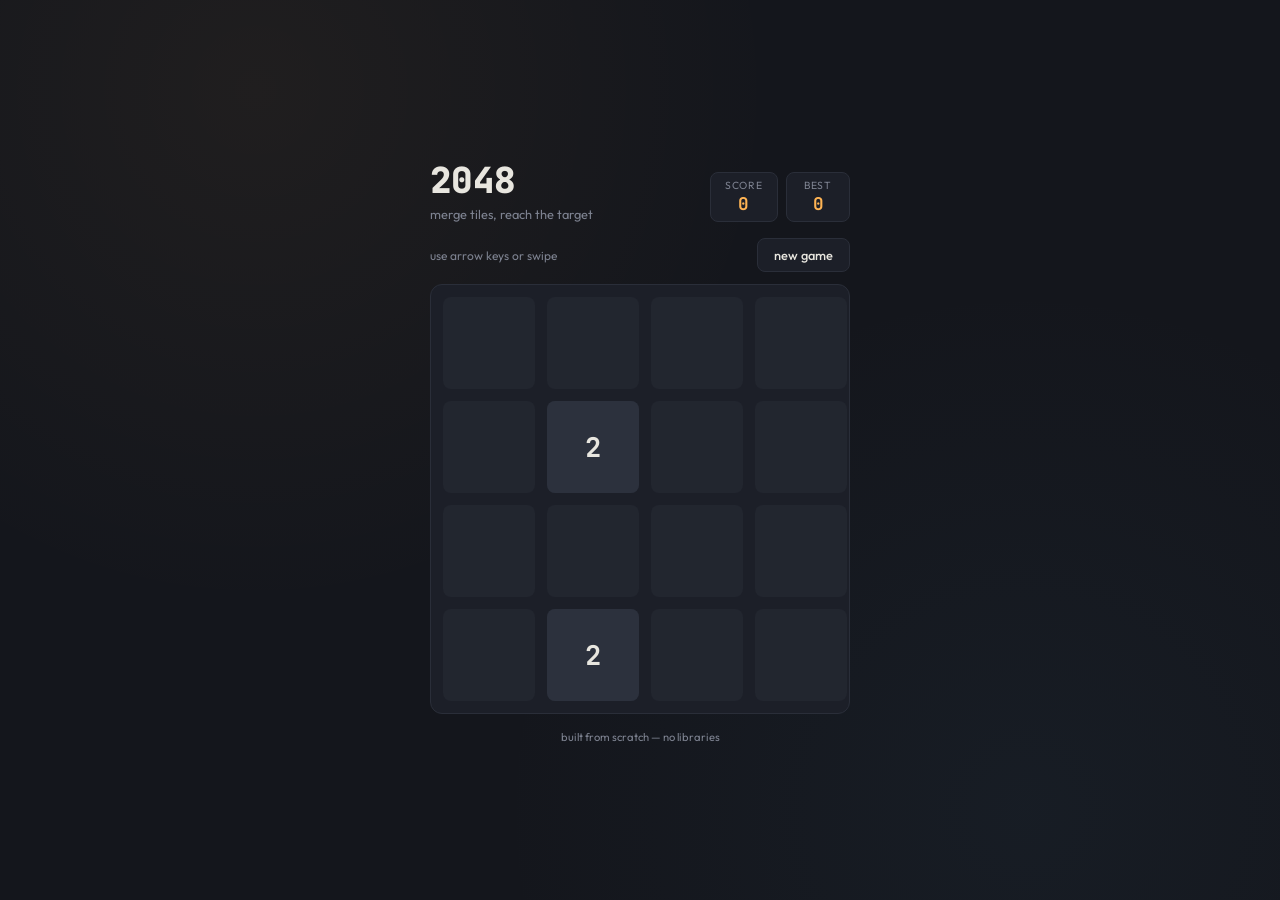
<file: index.html>
<!DOCTYPE html>
<html lang="en">
<head>
  <meta charset="UTF-8" />
  <meta name="viewport" content="width=device-width, initial-scale=1.0" />
  <title>2048</title>
  <link rel="preconnect" href="https://fonts.googleapis.com">
  <link href="https://fonts.googleapis.com/css2?family=JetBrains+Mono:wght@400;600;800&family=Outfit:wght@400;500;700&display=swap" rel="stylesheet">
  <link rel="stylesheet" href="style.css" />
</head>
<body>
  <div class="app">
    <header class="hud">
      <div class="title-block">
        <h1>2048</h1>
        <p class="subtitle">merge tiles, reach the target</p>
      </div>
      <div class="stat-block">
        <div class="stat">
          <span class="stat-label">score</span>
          <span class="stat-value" id="score">0</span>
        </div>
        <div class="stat">
          <span class="stat-label">best</span>
          <span class="stat-value" id="best">0</span>
        </div>
      </div>
    </header>

    <div class="controls-row">
      <p class="hint">use arrow keys or swipe</p>
      <button class="new-game-btn" id="newGameBtn">new game</button>
    </div>

    <div class="board-wrap">
      <div class="grid-bg" id="gridBg"></div>
      <div class="tiles-layer" id="tilesLayer"></div>

      <div class="overlay" id="overlay" hidden>
        <div class="overlay-content">
          <p class="overlay-message" id="overlayMessage">game over</p>
          <button class="new-game-btn" id="overlayBtn">try again</button>
        </div>
      </div>
    </div>

    <footer class="foot-note">
      <p>built from scratch — no libraries</p>
    </footer>
  </div>

  <script src="script.js"></script>
</body>
</html>
</file>
<file: style.css>
:root {
    --bg: #14161c;
    --panel: #1c1f28;
    --panel-border: #2a2e39;
    --cell-empty: #22262f;
    --text-primary: #e8e6df;
    --text-muted: #7d8290;
    --accent: #ffb454;
  
    --tile-2: #2c313d;
    --tile-4: #333a4b;
    --tile-8: #3d6b8a;
    --tile-16: #3e8f95;
    --tile-32: #4bab8c;
    --tile-64: #7fb356;
    --tile-128: #c9a227;
    --tile-256: #d98f2b;
    --tile-512: #dd6f2b;
    --tile-1024: #d94f2b;
    --tile-2048: #e63946;
  
    --font-display: 'JetBrains Mono', monospace;
    --font-ui: 'Outfit', sans-serif;
  
    --gap: 12px;
    --cell-size: 92px;
  }
  
  * { box-sizing: border-box; }

  html {
    height: 100%;
    overflow: hidden;
  }
  
  body {
    margin: 0;
    height: 100%;
    height: 100dvh;
    max-height: 100dvh;
    overflow: hidden;
    overscroll-behavior: none;
    display: flex;
    align-items: center;
    justify-content: center;
    background: var(--bg);
    background-image:
      radial-gradient(circle at 20% 10%, rgba(255, 180, 84, 0.05), transparent 40%),
      radial-gradient(circle at 80% 90%, rgba(61, 107, 138, 0.08), transparent 40%);
    font-family: var(--font-ui);
    color: var(--text-primary);
    padding: 24px;
  }
  
  .app {
    width: 100%;
    max-width: 420px;
    max-height: 100%;
  }
  
  .hud {
    display: flex;
    justify-content: space-between;
    align-items: flex-end;
    margin-bottom: 16px;
  }
  
  .title-block h1 {
    font-family: var(--font-display);
    font-weight: 800;
    font-size: 2.25rem;
    letter-spacing: -0.02em;
    margin: 0;
    color: var(--text-primary);
  }
  
  .subtitle {
    margin: 2px 0 0;
    font-size: 0.8rem;
    color: var(--text-muted);
  }
  
  .stat-block {
    display: flex;
    gap: 8px;
  }
  
  .stat {
    background: var(--panel);
    border: 1px solid var(--panel-border);
    border-radius: 8px;
    padding: 6px 14px;
    min-width: 64px;
    text-align: center;
  }
  
  .stat-label {
    display: block;
    font-size: 0.65rem;
    text-transform: uppercase;
    letter-spacing: 0.08em;
    color: var(--text-muted);
  }
  
  .stat-value {
    display: block;
    font-family: var(--font-display);
    font-weight: 700;
    font-size: 1.1rem;
    color: var(--accent);
  }
  
  .controls-row {
    display: flex;
    justify-content: space-between;
    align-items: center;
    margin-bottom: 12px;
  }
  
  .hint {
    font-size: 0.75rem;
    color: var(--text-muted);
    margin: 0;
  }
  
  .new-game-btn {
    font-family: var(--font-ui);
    font-weight: 500;
    font-size: 0.8rem;
    background: var(--panel);
    color: var(--text-primary);
    border: 1px solid var(--panel-border);
    border-radius: 8px;
    padding: 8px 16px;
    cursor: pointer;
    transition: border-color 0.15s ease, transform 0.1s ease;
  }
  
  .new-game-btn:hover {
    border-color: var(--accent);
  }
  
  .new-game-btn:active {
    transform: scale(0.97);
  }
  
  .new-game-btn:focus-visible,
  .overlay-content .new-game-btn:focus-visible {
    outline: 2px solid var(--accent);
    outline-offset: 2px;
  }
  
  .board-wrap {
    position: relative;
    background: var(--panel);
    border: 1px solid var(--panel-border);
    border-radius: 12px;
    padding: var(--gap);
  }
  
  .grid-bg {
    display: grid;
    grid-template-columns: repeat(4, var(--cell-size));
    grid-template-rows: repeat(4, var(--cell-size));
    gap: var(--gap);
  }
  
  .cell {
    background: var(--cell-empty);
    border-radius: 8px;
  }
  
  .tiles-layer {
    position: absolute;
    top: var(--gap);
    left: var(--gap);
    right: var(--gap);
    bottom: var(--gap);
  }
  
  .tile {
    position: absolute;
    width: var(--cell-size);
    height: var(--cell-size);
    border-radius: 8px;
    display: flex;
    align-items: center;
    justify-content: center;
    font-family: var(--font-display);
    font-weight: 700;
    color: var(--text-primary);
    transition: top 0.1s ease, left 0.1s ease;
    animation: pop 0.14s ease;
  }
  
  @keyframes pop {
    from { transform: scale(0.7); opacity: 0.4; }
    to { transform: scale(1); opacity: 1; }
  }
  
  .tile[data-value="2"] { background: var(--tile-2); font-size: 1.7rem; }
  .tile[data-value="4"] { background: var(--tile-4); font-size: 1.7rem; }
  .tile[data-value="8"] { background: var(--tile-8); font-size: 1.7rem; }
  .tile[data-value="16"] { background: var(--tile-16); font-size: 1.5rem; }
  .tile[data-value="32"] { background: var(--tile-32); font-size: 1.5rem; }
  .tile[data-value="64"] { background: var(--tile-64); font-size: 1.5rem; }
  .tile[data-value="128"] { background: var(--tile-128); font-size: 1.3rem; color: #1a1a1a; }
  .tile[data-value="256"] { background: var(--tile-256); font-size: 1.3rem; color: #1a1a1a; }
  .tile[data-value="512"] { background: var(--tile-512); font-size: 1.3rem; color: #1a1a1a; }
  .tile[data-value="1024"] { background: var(--tile-1024); font-size: 1.1rem; }
  .tile[data-value="2048"] {
    background: var(--tile-2048);
    font-size: 1.1rem;
    box-shadow: 0 0 18px rgba(230, 57, 70, 0.6);
  }
  
  .overlay {
    position: absolute;
    inset: 0;
    background: rgba(20, 22, 28, 0.85);
    border-radius: 12px;
    display: hidden;
    align-items: center;
    justify-content: center;
  }
  
  .overlay-content {
    text-align: center;
  }
  
  .overlay-message {
    font-family: var(--font-display);
    font-weight: 700;
    font-size: 1.4rem;
    margin: 0 0 14px;
    text-transform: uppercase;
    letter-spacing: 0.04em;
  }
  
  .foot-note {
    text-align: center;
    margin-top: 16px;
  }
  
  .foot-note p {
    font-size: 0.7rem;
    color: var(--text-muted);
    margin: 0;
  }
  
  @media (max-width: 420px) {
    :root {
      --cell-size: 74px;
      --gap: 10px;
    }
    .title-block h1 { font-size: 1.8rem; }
  }
  
  @media (prefers-reduced-motion: reduce) {
    .tile {
      animation: none;
      transition: none;
    }
  }
</file>
